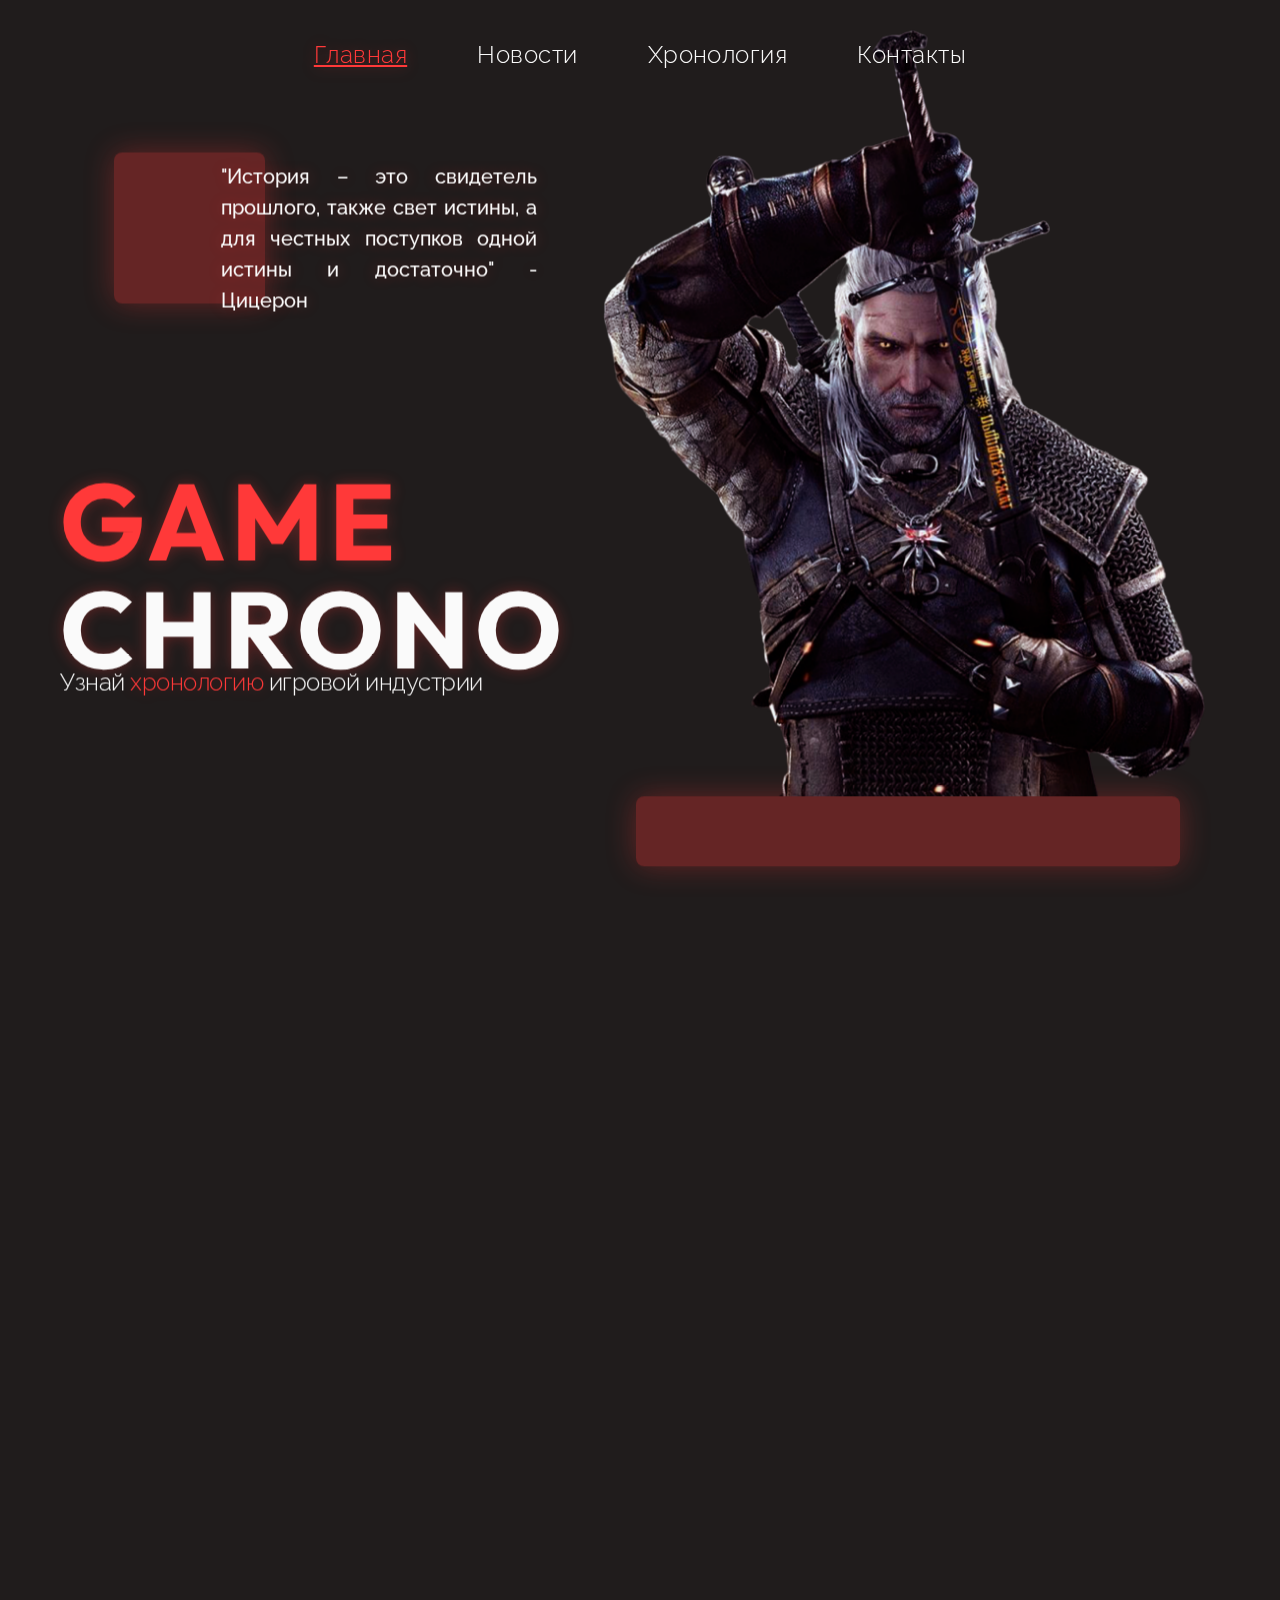
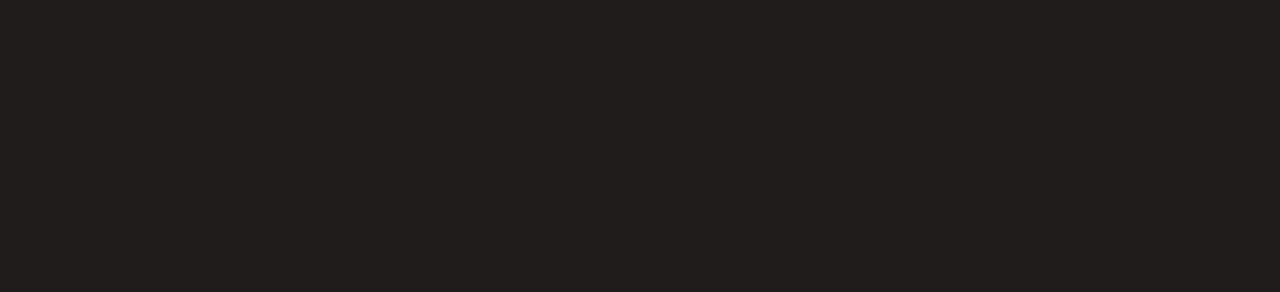
<file: index.html>
<!DOCTYPE html>
<html lang="en">
<head>
    <meta charset="UTF-8">
    <meta name="viewport" content="width=device-width, initial-scale=1.0">
    <link rel="shortcut icon" href="./assets/images/static/favicon.png" type="image/png">
    <link href="https://fonts.googleapis.com/css?family=Raleway:300,regular,500,600" rel="stylesheet" />
    <link href="https://fonts.googleapis.com/css?family=Outfit:700" rel="stylesheet" />
    <link rel="stylesheet" href="./assets/css/reset.css">
    <link rel="stylesheet" href="./assets/css/style.css">
    <link rel="stylesheet" href="./assets/css/header.css">
    <link rel="stylesheet" href="./assets/css/footer.css">
    <link rel="stylesheet" href="./assets/css/index-page/style.css">
    <title>GameChrono</title>
</head>
<body>
    <div class="wrapper">
        <div class="wrapper-content">
            <header class="header header--main-page">
                <div class="header__container container">
                    <div data-speed="0.8" style="height: 151px; width: 151px; top: 97px; left: 114px;" class="bg-deco"></div>
                    <nav class="header__navigation navigation">
                        <button type="button" class="header__menu-switcher menu-switcher" >
                            <img src="./assets/images/static/line.svg" alt class="menu-switcher__line">
                            <img src="./assets/images/static/line.svg" alt class="menu-switcher__line">
                            <img src="./assets/images/static/line.svg" alt class="menu-switcher__line">
                        </button>
                        <ul class="navigation__list">
                            <li class="navigation__item"><a href="./index.html" class="navigation__link navigation__link--active">Главная</a></li>
                            <li class="navigation__item"><a href="./news.html" class="navigation__link">Новости</a></li>
                            <li class="navigation__item"><a href="./chronology.html" class="navigation__link">Хронология</a></li>
                            <li class="navigation__item"><a href="./contacts.html" class="navigation__link">Контакты</a></li>
                        </ul>
                    </nav>
                    <section class="header__body">
                        <div data-speed="0.9" class="header__content">
                            <p class="header__text text">"История – это свидетель прошлого, также свет истины, а для честных поступков одной истины и достаточно" - Цицерон</p>
                            <div class="header__heading">
                                <h1 class="header__main-title"><span class="red-text">Game</span><br>Chrono</h1>
                                <p class="header__main-subtitle">Узнай <span class="red-text">хронологию</span> игровой индустрии</p>
                            </div>
                        </div>
                        <div data-speed="1.1" class="header__hero">
                            <div class="image-wrapper">
                                <img data-src="./assets/images/static/Hero.png" src="./assets/images/static/preloader.png" alt="Геральт из Ривии" class="image-wrapper__image preloader">
                            </div>
                        </div>
                    </section>
                </div>
            </header>
            <main class="last-news">
                <div class="last-news__container container">
                    <div data-speed="0.8" style="height: 251px; width: 151px; top: 260px; right: 474px;" class="bg-deco"></div>
                    <h2 class="last-news__title title-h2">Последние <span class="red-text">новости</span></h2>
                    <div class="last-news__body">
                        <div class="last-news__sample">
                            <ul class="last-news__list">
                                <li class="last-news__item"><a href="./article.html" class="last-news__link last-news__link--active">Игры нашего детства</a></li>
                                <li class="last-news__item"><a href="./article.html" class="last-news__link">Что нас ждёт в новом дополнении к Cyberpunk 2077?</a></li>
                                <li class="last-news__item"><a href="./article.html" class="last-news__link">Какой проект стал игрой года?</a></li>
                                <li class="last-news__item"><a href="./article.html" class="last-news__link">Интервью с создателем легендарной игры "Тетрис"</a></li>
                            </ul>
                            <a href="./news.html" class="last-news__button button">читать больше...</a>
                        </div>
                        <div class="last-news__cards-wrapper">
                            <a href="./article.html"  class="last-news__card mini-card">
                                <div class="mini-card__image image-wrapper">
                                    <img data-src="./assets/images/content/content.jpg" src="./assets/images/static/preloader.png" alt="Обложка новости" class="image-wrapper__image preloader">
                                </div>
                                <div class="mini-card__heading">
                                    <h3 class="mini-card__title news-card-title">Игры нашего детства</h3>
                                </div>
                            </a>
                            <a href="./article.html" class="last-news__card mini-card">
                                <div class="mini-card__image image-wrapper">
                                    <img data-src="./assets/images/content/content.jpg" src="./assets/images/static/preloader.png" alt="Обложка новости" class="image-wrapper__image preloader">
                                </div>
                                <div class="mini-card__heading">
                                    <h3 class="mini-card__title news-card-title" >Что нас ждёт в новом дополнении к Cyberpunk 2077?</h3>
                                </div>
                            </a>
                            <a href="./article.html" class="last-news__card mini-card">
                                <div class="mini-card__image image-wrapper">
                                    <img data-src="./assets/images/content/content.jpg" src="./assets/images/static/preloader.png" alt="Обложка новости" class="image-wrapper__image preloader">
                                </div>
                                <div class="mini-card__heading">
                                    <h3 class="mini-card__title news-card-title">Какой проект стал игрой года?</h3>
                                </div>
                            </a>
                            <a href="./article.html" class="last-news__card mini-card">
                                <div class="mini-card__image image-wrapper">
                                    <img data-src="./assets/images/content/content.jpg" src="./assets/images/static/preloader.png" alt="Обложка новости" class="image-wrapper__image preloader">
                                </div>
                                <div class="mini-card__heading">
                                    <h3 class="mini-card__title news-card-title">Интервью с создателем легендарной игры "Тетрис"</h3>
                                </div>
                            </a>
                        </div>
                    </div>
                </div>
            </main>
            <footer class="footer">
                <div class="footer__container container">
                    <nav class="footer__navigation navigation">
                        <ul class="navigation__list">
                            <li class="navigation__item"><a href="./index.html" class="navigation__link navigation__link--active">Главная</a></li>
                            <li class="navigation__item"><a href="./news.html" class="navigation__link">Новости</a></li>
                            <li class="navigation__item"><a href="./chronology.html" class="navigation__link">Хронология</a></li>
                            <li class="navigation__item"><a href="./contacts.html" class="navigation__link">Контакты</a></li>
                        </ul>
                    </nav>
                    <div class="footer__rights-reserved">
                        <p class="footer__right-reserved-text">
                            <span class="red-text">Game</span>Chrono<br>© Все права защищены
                        </p>
                    </div>
                    <div class="footer__contacts">
                        <p class="footer__contacts-text">
                            г. Город ул.Улица <br> д. дом ст. 5
                        </p>
                        <p class="footer__contacts-text">
                            example@mail.com
                        </p>
                    </div>
                </div>
            </footer>
        </div>
    </div>
    <script src="./assets/libs/gsap/gsap.min.js"></script>
    <script src="./assets/libs/gsap/ScrollTrigger.min.js"></script>
    <script src="./assets/libs/gsap/ScrollSmoother.min.js"></script>
    <script src="./assets/js/preloader.js"></script>
    <script src="./assets/js/index-gsap.js"></script>
    <script src="./assets/js/last-news.js"></script>
    <script src="./assets/js/menu-switcher.js"></script>
</body>
</html>
</file>
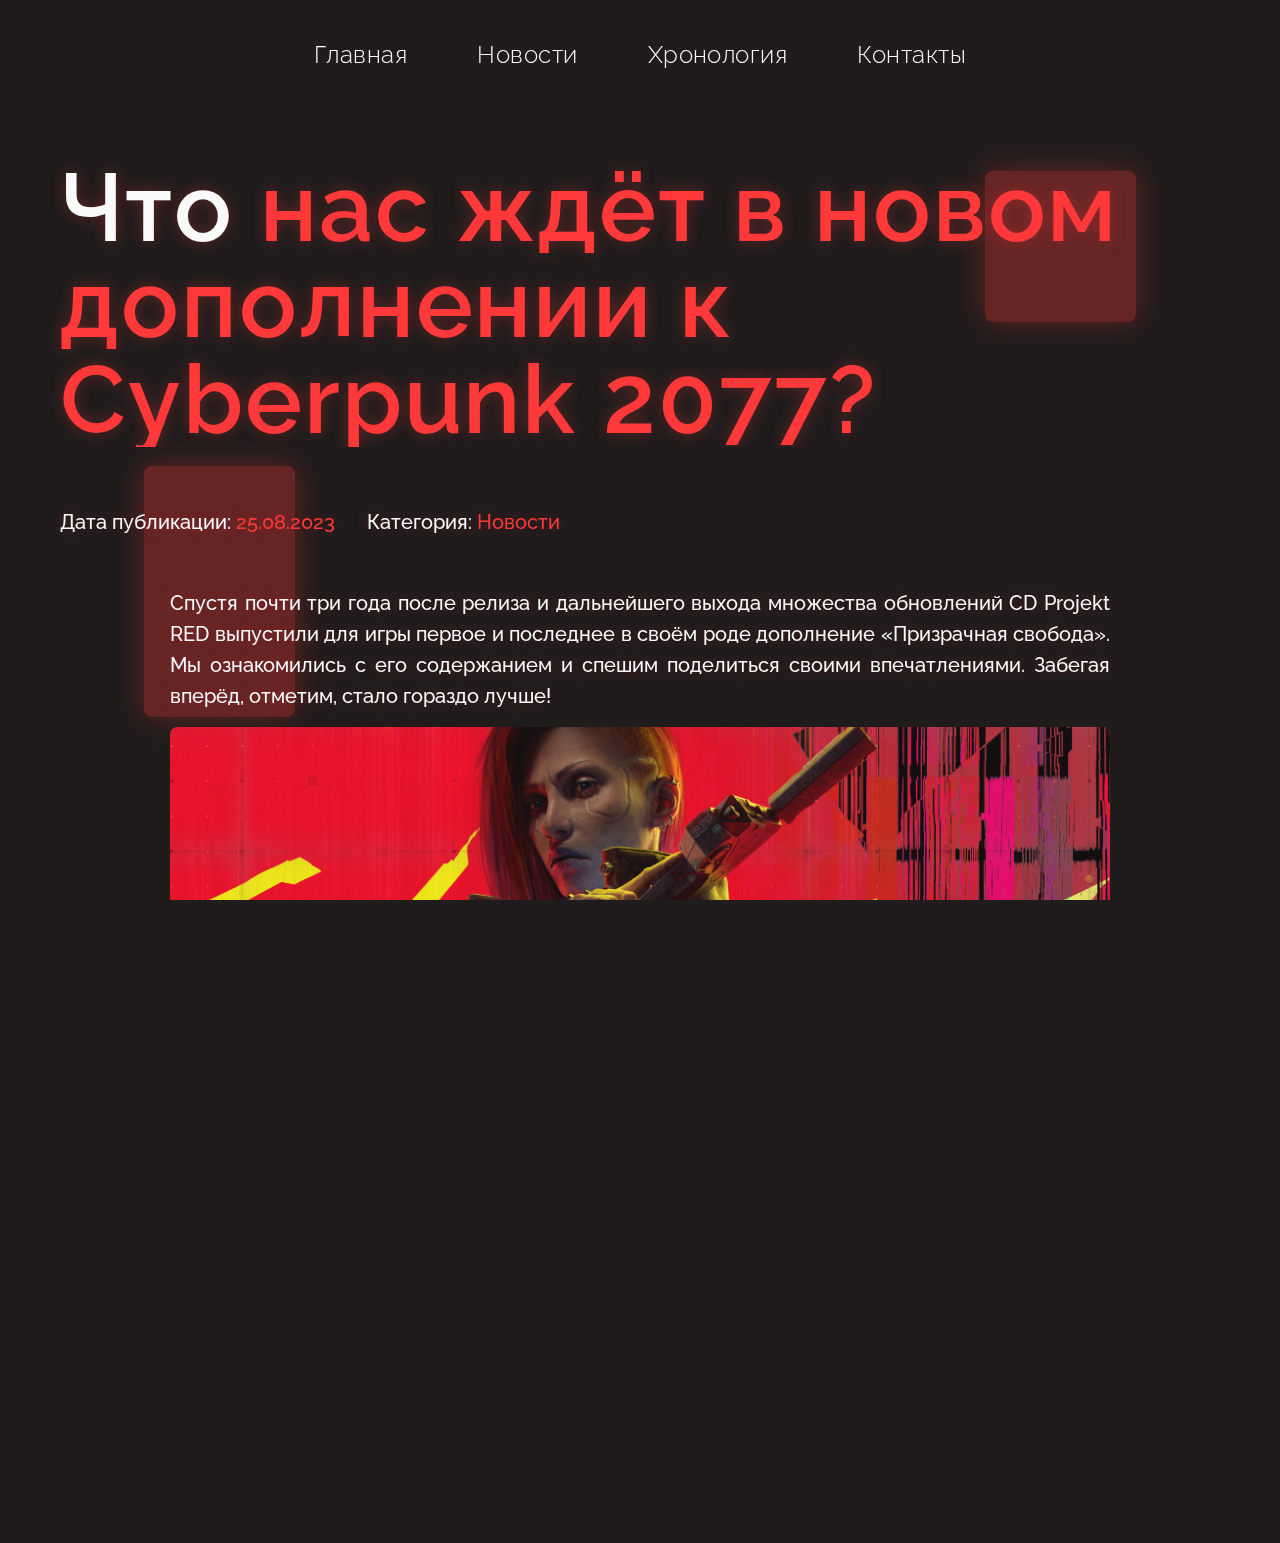
<file: article.html>
<!DOCTYPE html>
<html lang="ru">
<head>
    <meta charset="UTF-8">
    <meta name="viewport" content="width=device-width, initial-scale=1.0">
    <link rel="shortcut icon" href="./assets/images/static/favicon.png" type="image/png">
    <link href="https://fonts.googleapis.com/css?family=Raleway:300,regular,500,600" rel="stylesheet" />
    <link href="https://fonts.googleapis.com/css?family=Outfit:700" rel="stylesheet" />
    <link rel="stylesheet" href="./assets/css/reset.css">
    <link rel="stylesheet" href="./assets/css/style.css">
    <link rel="stylesheet" href="./assets/css/header.css">
    <link rel="stylesheet" href="./assets/css/footer.css">
    <link rel="stylesheet" href="./assets/css/article/article.css">
    <title>GameChrono</title>
</head>
<body>
    <div class="wrapper">
        <div class="wrapper-content">
            <header class="header">
                <div class="header__container container">
                    <nav class="header__navigation navigation">
                        <button type="button" class="header__menu-switcher menu-switcher" >
                            <img src="./assets/images/static/line.svg" alt class="menu-switcher__line"> 
                            <img src="./assets/images/static/line.svg" alt class="menu-switcher__line">
                            <img src="./assets/images/static/line.svg" alt class="menu-switcher__line">
                        </button>
                        <ul class="navigation__list">
                            <li class="navigation__item"><a href="./index.html" class="navigation__link">Главная</a></li>
                            <li class="navigation__item"><a href="./news.html" class="navigation__link">Новости</a></li>
                            <li class="navigation__item"><a href="./chronology.html" class="navigation__link">Хронология</a></li>
                            <li class="navigation__item"><a href="./contacts.html" class="navigation__link">Контакты</a></li>
                        </ul>
                    </nav>
                    <div class="header__body">
                        <div class="header__heading">
                            <h1 class="header__title title-h1">Что <span class="red-text">нас ждёт в новом дополнении к Cyberpunk 2077?</span></h1>
                        </div>

                    </div>
                </div>
            </header>
            <main class="article">
                <div data-speed="0.8" style="height: 151px; width: 151px; top: 120px; right: 144px;" class="bg-deco"></div>
                <div data-speed="0.6" style="height: 251px; width: 151px; top: 560px; left: 144px;" class="bg-deco"></div>
                <section class="article-info">
                    <div class="article-info__container container">
                        <p class="text">Дата публикации: <span class="red-text">25.08.2023</span></p>
                        <p class="text">Категория: <span class="red-text">Новости</span></p>
                    </div>
                </section>
                <section class="article-body">
                    <div class="article-body__container container">
                        <div class="article-body__body">
                            <p class="article-body__text text">Спустя почти три года после релиза и дальнейшего выхода множества обновлений CD Projekt RED выпустили для игры первое и последнее в своём роде дополнение «Призрачная свобода». Мы ознакомились с его содержанием и спешим поделиться своими впечатлениями. Забегая вперёд, отметим, стало гораздо лучше!</p>
                            <div class="article-body__image image-wrapper">
                                <img data-src="./assets/images/content/content.jpg" src="./assets/images/static/preloader.png" alt="Фото статьи" class="image-wrapper__image preloader">
                            </div>
                            <p class="article-body__text text">Начнём, пожалуй, с самого важного. Cyberpunk 2077 — теперь другая игра. Да, мы не утрируем. После выхода обновления «2.0» испытываемые эмоции от происходящего стали намного краше. Разработчики умело переработали множество механик и «выкатили» крайне удачную сборку, которая даже знакомых с сюжетом игроков снова притянет к экранам.</p>
                        </div>
                    </div>
                </section>
            </main>
            <footer class="footer">
                <div class="footer__container container">
                    <nav class="footer__navigation navigation">
                        <ul class="navigation__list">
                            <li class="navigation__item"><a href="./index.html" class="navigation__link">Главная</a></li>
                            <li class="navigation__item"><a href="./news.html" class="navigation__link">Новости</a></li>
                            <li class="navigation__item"><a href="./chronology.html" class="navigation__link">Хронология</a></li>
                            <li class="navigation__item"><a href="./contacts.html" class="navigation__link">Контакты</a></li>
                        </ul>
                    </nav>
                    <div class="footer__rights-reserved">
                        <p class="footer__right-reserved-text">
                            <span class="red-text">Game</span>Chrono<br>© Все права защищены
                        </p>
                    </div>
                    <div class="footer__contacts">
                        <p class="footer__contacts-text">
                            г. Город ул.Улица <br> д. дом ст. 5
                        </p>
                        <p class="footer__contacts-text">
                            example@mail.com
                        </p>
                    </div>
                </div>
            </footer>
        </div>
    </div>
    <script src="./assets/libs/gsap/gsap.min.js"></script>
    <script src="./assets/libs/gsap/ScrollTrigger.min.js"></script>
    <script src="./assets/libs/gsap/ScrollSmoother.min.js"></script>
    <script src="./assets/js/preloader.js"></script>

    <script src="./assets/js/news-gsap.js"></script>
    <script src="./assets/js/menu-switcher.js"></script>
</body>
</html>
</file>
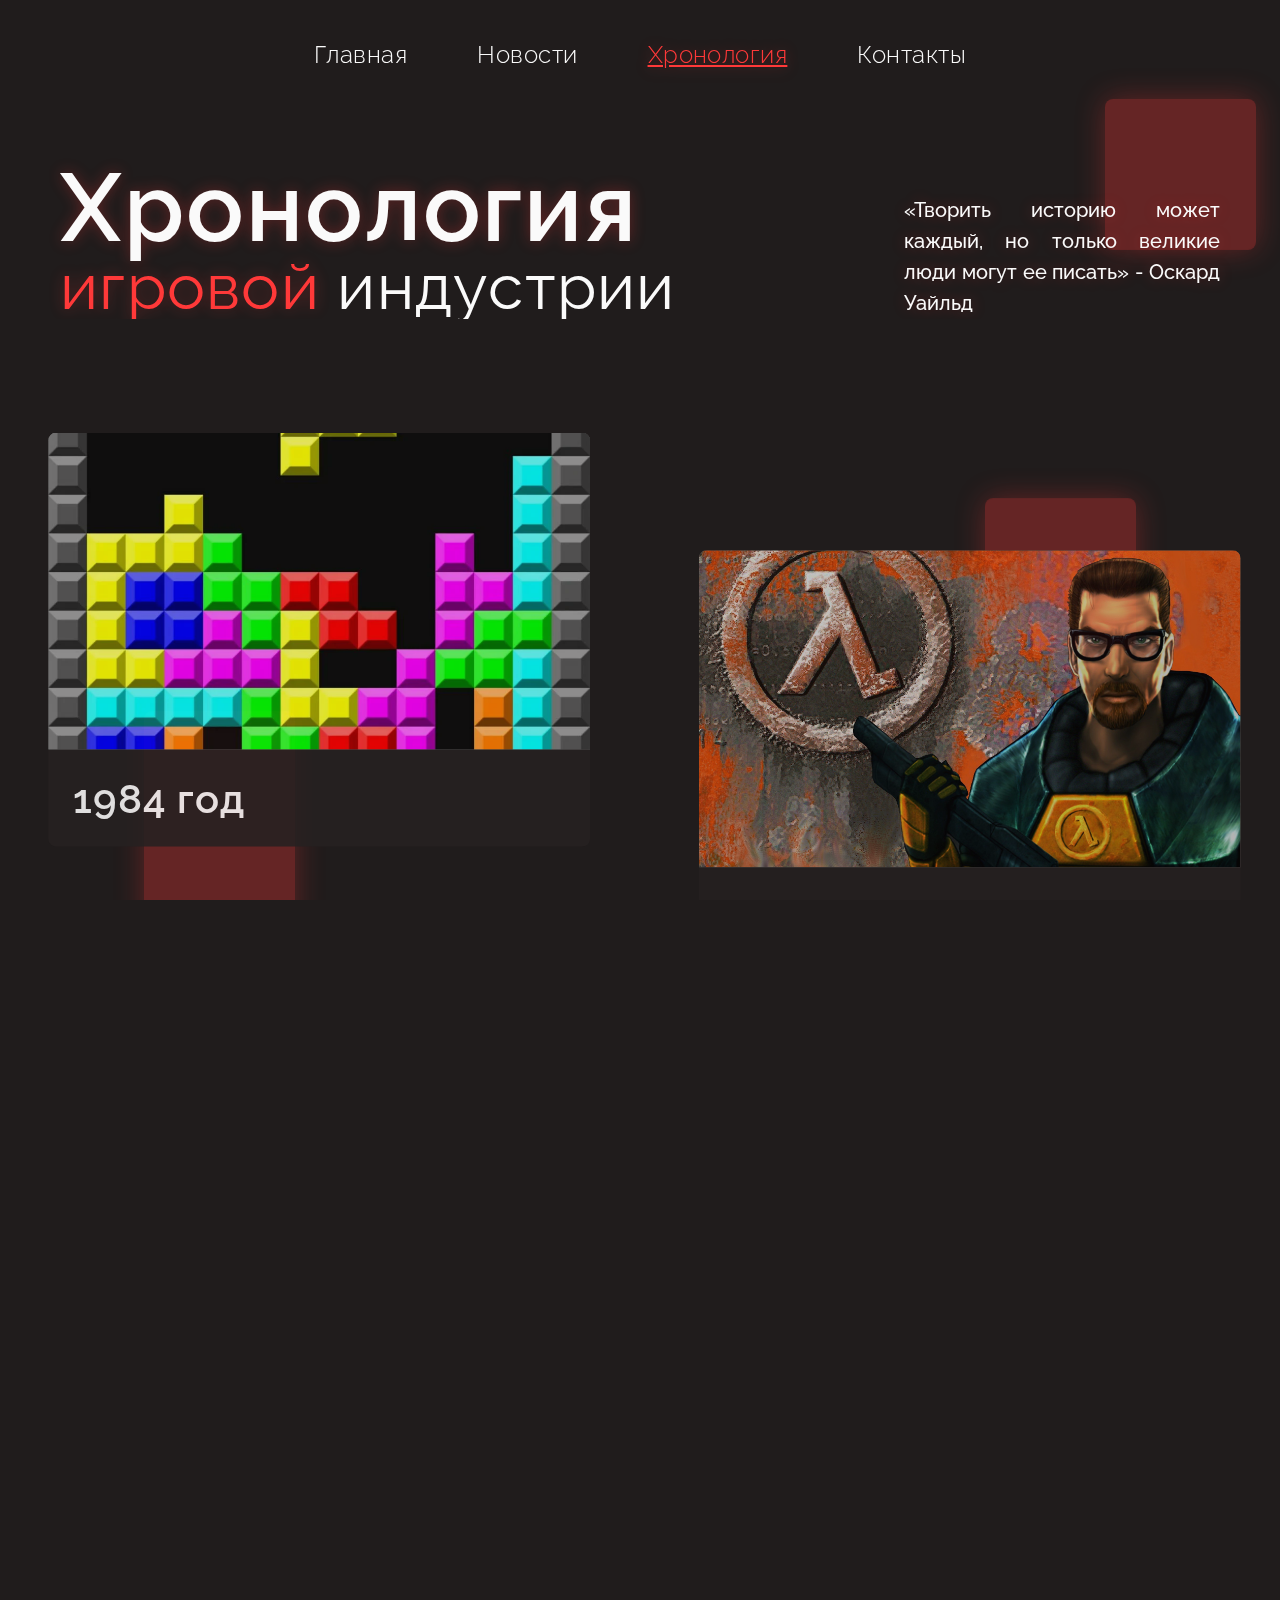
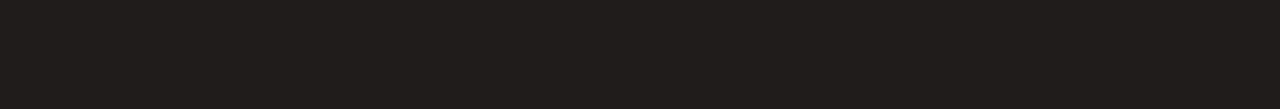
<file: chronology.html>
<!DOCTYPE html>
<html lang="en">
<head>
    <meta charset="UTF-8">
    <meta name="viewport" content="width=device-width, initial-scale=1.0">
    <link rel="shortcut icon" href="./assets/images/static/favicon.png" type="image/png">
    <link href="https://fonts.googleapis.com/css?family=Raleway:300,regular,500,600" rel="stylesheet" />
    <link href="https://fonts.googleapis.com/css?family=Outfit:700" rel="stylesheet" />
    <link rel="stylesheet" href="./assets/css/reset.css">
    <link rel="stylesheet" href="./assets/css/style.css">
    <link rel="stylesheet" href="./assets/css/header.css">
    <link rel="stylesheet" href="./assets/css/footer.css">
    <link rel="stylesheet" href="./assets/css/chronology/style.css">
    <title>GameChrono</title>
</head>
<body>
    <div class="wrapper">
        <div class="wrapper-content">
            <header class="header">
                <div class="header__container container">
                    <div data-speed="0.8" style="height: 151px; width: 151px; top: 30px; right: 24px;" class="bg-deco"></div>
                    <nav class="header__navigation navigation">
                        <button type="button" class="header__menu-switcher menu-switcher" >
                            <img src="./assets/images/static/line.svg" alt class="menu-switcher__line">
                            <img src="./assets/images/static/line.svg" alt class="menu-switcher__line">
                            <img src="./assets/images/static/line.svg" alt class="menu-switcher__line">
                        </button>
                        <ul class="navigation__list">
                            <li class="navigation__item"><a href="./index.html" class="navigation__link">Главная</a></li>
                            <li class="navigation__item"><a href="./news.html" class="navigation__link">Новости</a></li>
                            <li class="navigation__item"><a href="./chronology.html" class="navigation__link navigation__link--active">Хронология</a></li>
                            <li class="navigation__item"><a href="./contacts.html" class="navigation__link">Контакты</a></li>
                        </ul>
                    </nav>
                    <div class="header__body">
                        <div class="header__heading">
                            <h1 class="header__title title-h1">Хронология</h1>
                            <p class="header__subtitle subtitle"><span class="red-text">игровой</span> индустрии</p>
                        </div>
                        <p style="align-self: flex-end;" class="header__text text">«Творить историю может каждый, но только великие люди могут ее писать» - Оскард Уайльд</p>

                    </div>
                </div>
            </header>
            <main class="chronology">
                <div class="chronology__container container" style="position: relative;">
                    <div data-speed="0.8" style="height: 151px; width: 151px; top: 120px; right: 144px;" class="bg-deco"></div>
                    <div data-speed="0.6" style="height: 251px; width: 151px; top: 560px; left: 144px;" class="bg-deco"></div>
                    <div data-speed="0.9" style="height: 151px; width: 151px; bottom: 260px; right: 0;" class="bg-deco"></div>
                    <div class="chronology__row">
                        <a href="./article.html"   class="chronology__chrono-card chrono-card">
                            <div class="chrono-card__image image-wrapper">
                                <img data-src="./assets/images/content/tetris.png" src="./assets/images/static/preloader.png" alt="Обложка" class="image-wrapper__image preloader">
                            </div>
                            <div class="chrono-card__content">
                                <h2 class="chrono-card__title">1984 год</h2>
                            </div>
                        </a>
                        <a href="./article.html" class="chronology__chrono-card chrono-card">
                            <div class="chrono-card__image image-wrapper">
                                <img data-src="./assets/images/content/half-life.jpeg" src="./assets/images/static/preloader.png" alt="Обложка" class="image-wrapper__image preloader">
                            </div>
                            <div class="chrono-card__content">
                                <h2 class="chrono-card__title">1998 год</h2>
                            </div>
                        </a>
                    </div>
                    <div class="chronology__row">
                        <a href="./article.html" class="chronology__chrono-card chrono-card">
                            <div class="chrono-card__image image-wrapper">
                                <img data-src="./assets/images/content/dota.jpeg" src="./assets/images/static/preloader.png" alt="Обложка" class="image-wrapper__image preloader">
                            </div>
                            <div class="chrono-card__content">
                                <h2 class="chrono-card__title">2013 год</h2>
                            </div>
                        </a>
                        <a href="./article.html" class="chronology__chrono-card chrono-card">
                            <div class="chrono-card__image image-wrapper">
                                <img data-src="./assets/images/content/content.jpg" src="./assets/images/static/preloader.png" alt="Обложка" class="image-wrapper__image preloader">
                            </div>
                            <div class="chrono-card__content">
                                <h2 class="chrono-card__title">2023 год</h2>
                            </div>
                        </a>
                    </div>
                </div>
            </main>
            <footer class="footer">
                <div class="footer__container container">
                    <nav class="footer__navigation navigation">
                        <ul class="navigation__list">
                            <li class="navigation__item"><a href="./index.html" class="navigation__link">Главная</a></li>
                            <li class="navigation__item"><a href="./news.html" class="navigation__link">Новости</a></li>
                            <li class="navigation__item"><a href="./chronology.html" class="navigation__link navigation__link--active">Хронология</a></li>
                            <li class="navigation__item"><a href="./contacts.html" class="navigation__link">Контакты</a></li>
                        </ul>
                    </nav>
                    <div class="footer__rights-reserved">
                        <p class="footer__right-reserved-text">
                            <span class="red-text">Game</span>Chrono<br>© Все права защищены
                        </p>
                    </div>
                    <div class="footer__contacts">
                        <p class="footer__contacts-text">
                            г. Город ул.Улица <br> д. дом ст. 5
                        </p>
                        <p class="footer__contacts-text">
                            example@mail.com
                        </p>
                    </div>
                </div>
            </footer>
        </div>
    </div>
    <script src="./assets/libs/gsap/gsap.min.js"></script>
    <script src="./assets/libs/gsap/ScrollTrigger.min.js"></script>
    <script src="./assets/libs/gsap/ScrollSmoother.min.js"></script>
    <script src="./assets/js/preloader.js"></script>

    <script src="./assets/js/chronology-gsap.js"></script>
    <script src="./assets/js/menu-switcher.js"></script>
</body>
</html>
</file>
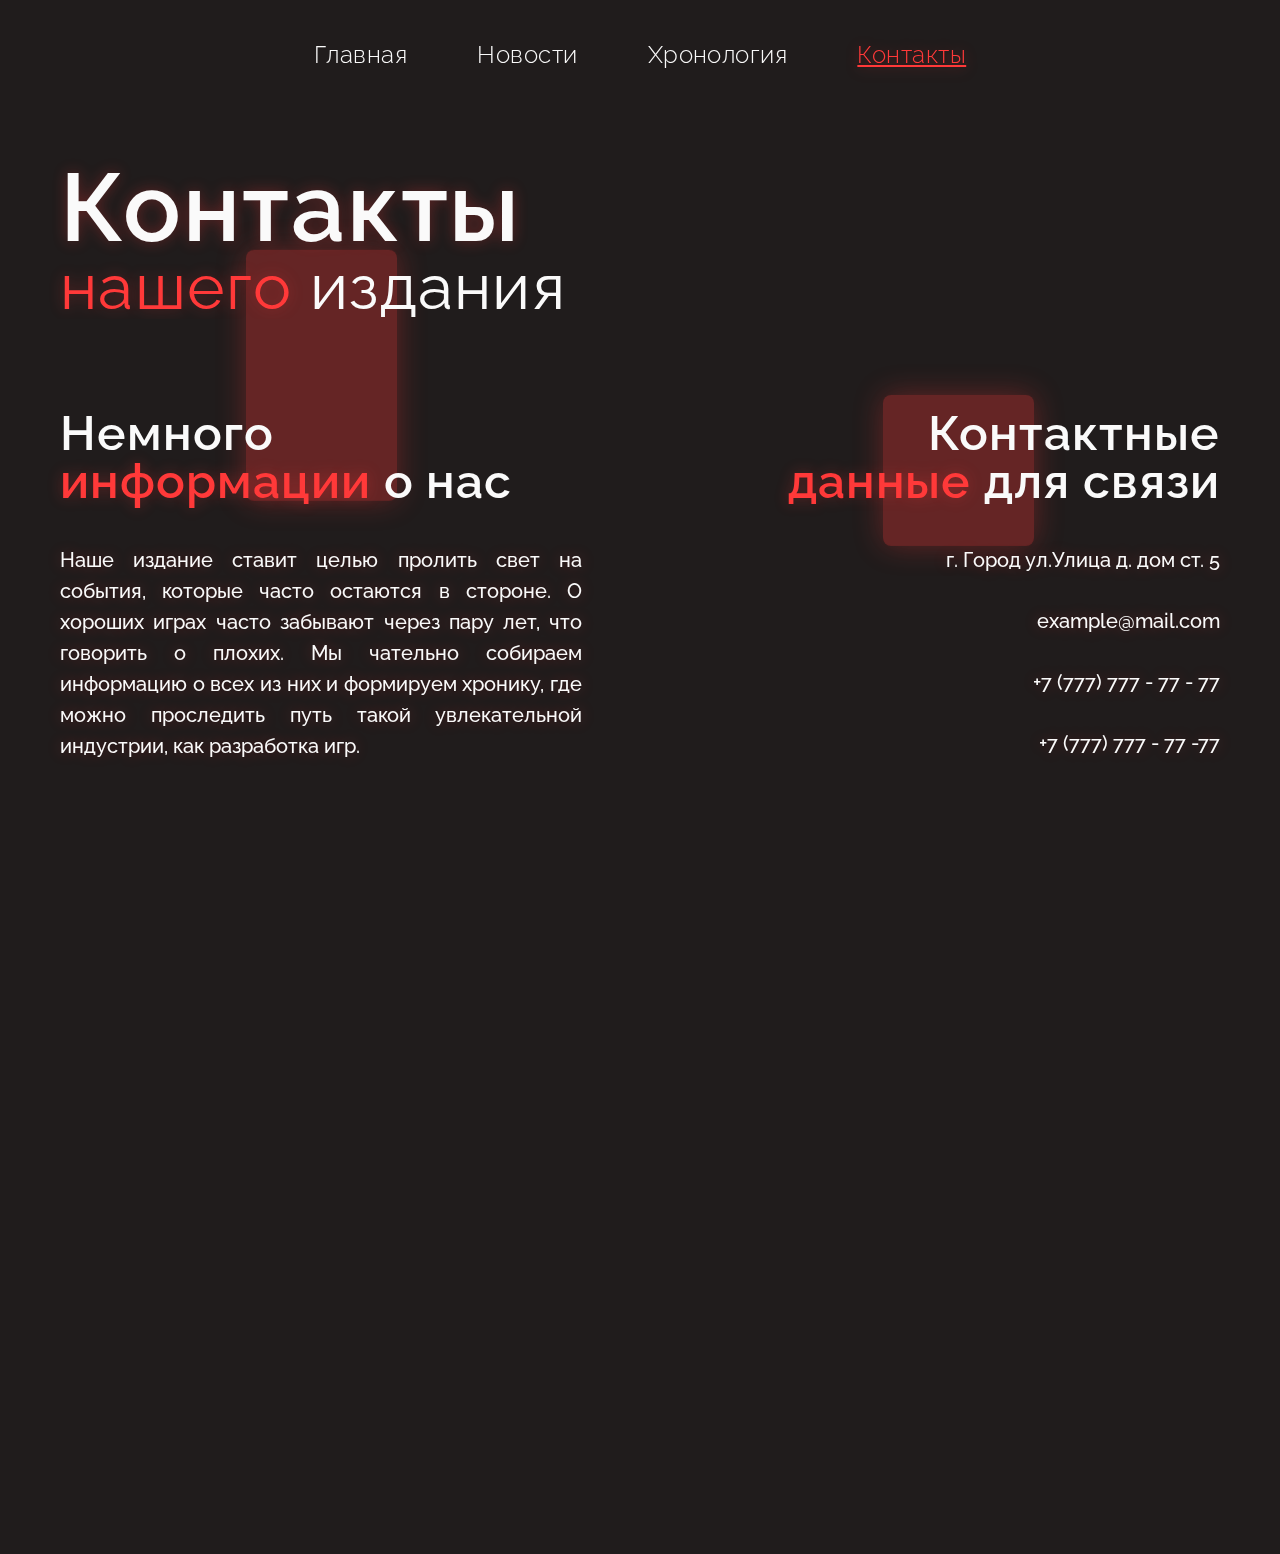
<file: contacts.html>
<!DOCTYPE html>
<html lang="en">
<head>
    <meta charset="UTF-8">
    <meta name="viewport" content="width=device-width, initial-scale=1.0">
    <link rel="shortcut icon" href="./assets/images/static/favicon.png" type="image/png">
    <link href="https://fonts.googleapis.com/css?family=Raleway:300,regular,500,600" rel="stylesheet" />
    <link href="https://fonts.googleapis.com/css?family=Outfit:700" rel="stylesheet" />
    <link rel="stylesheet" href="./assets/css/reset.css">
    <link rel="stylesheet" href="./assets/css/style.css">
    <link rel="stylesheet" href="./assets/css/header.css">
    <link rel="stylesheet" href="./assets/css/footer.css">
    <link rel="stylesheet" href="./assets/css/contacts/style.css">
    <title>GameChrono</title>
</head>
<body>
    <div class="wrapper">
        <div class="wrapper-content">
            <header class="header">
                <div class="header__container container">
                    <nav class="header__navigation navigation">
                        <button type="button" class="header__menu-switcher menu-switcher" >
                            <img src="./assets/images/static/line.svg" alt class="menu-switcher__line">
                            <img src="./assets/images/static/line.svg" alt class="menu-switcher__line">
                            <img src="./assets/images/static/line.svg" alt class="menu-switcher__line">
                        </button>
                        <ul class="navigation__list">
                            <li class="navigation__item"><a href="./index.html" class="navigation__link">Главная</a></li>
                            <li class="navigation__item"><a href="./news.html" class="navigation__link">Новости</a></li>
                            <li class="navigation__item"><a href="./chronology.html" class="navigation__link">Хронология</a></li>
                            <li class="navigation__item"><a href="./contacts.html" class="navigation__link navigation__link--active">Контакты</a></li>
                        </ul>
                    </nav>
                    <div class="header__body">
                        <div class="header__heading">
                            <h1 class="header__title title-h1">Контакты</h1>
                            <p class="header__subtitle subtitle"><span class="red-text">нашего</span> издания</p>
                        </div>
                    </div>
                </div>
            </header>
            <main class="contacts">
                <section class="contacts-information">
                    <div class="contacts-information__container container">
                        <div data-speed="0.8" style="height: 151px; width: 151px; top: 400px; right: 246px;" class="bg-deco"></div>
                        <div data-speed="0.6" style="height: 251px; width: 151px; top: 200px; left: 246px;" class="bg-deco"></div>
                        <section class="about-us">
                            <h2 class="about-us__title title-h2">Немного <br> <span class="red-text">информации</span> о нас</h2>
                            <p class="about-us__p text">Наше издание ставит целью пролить свет на события, которые часто остаются в стороне. О хороших играх часто забывают через пару лет, что говорить о плохих. Мы чательно собираем информацию о всех из них и формируем хронику, где можно проследить путь такой увлекательной индустрии, как разработка игр.</p>
                        </section>
                        <section class="contact-data">
                            <h2 class="contact-data__title title-h2">Контактные <br> <span class="red-text">данные</span> для связи</h2>
                            <div class="contact-data__list">
                                <li class="contact-data__li text">г. Город ул.Улица д. дом ст. 5 </li>
                                <li class="contact-data__li text">example@mail.com </li>
                                <li class="contact-data__li text">+7 (777) 777 - 77 - 77</li>
                                <li class="contact-data__li text">+7 (777) 777 - 77 -77</li>
                            </div>
                        </section>
                    </div>
                </section>
                <section class="contacts-form">
                    <div class="contacts-form__container container">
                        <h2 class="contacts-form__title title-h2">Свяжитесь с <span class="red-text">нами</span></h2>
                        <form action="POST" class="contacts-form__form form">
                            <div class="form__personal-inputs">
                                <input type="name" placeholder="Ваше имя" name="name" class="form__personal-input">
                                <input type="email" placeholder="Ваш e-mail" name="email" class="form__personal-input">
                            </div>
                            <textarea name="message" placeholder="Ваше обращение" id="" class="form__message"></textarea>
                        </form>
                        <button class="contacts-form__button button" type="submit">отправить</button>
                    </div>
                </section>
            </main>
            <footer class="footer">
                <div class="footer__container container">
                    <nav class="footer__navigation navigation">
                        <ul class="navigation__list">
                            <li class="navigation__item"><a href="./index.html" class="navigation__link">Главная</a></li>
                            <li class="navigation__item"><a href="./news.html" class="navigation__link">Новости</a></li>
                            <li class="navigation__item"><a href="./chronology.html" class="navigation__link ">Хронология</a></li>
                            <li class="navigation__item"><a href="./contacts.html" class="navigation__link navigation__link--active">Контакты</a></li>
                        </ul>
                    </nav>
                    <div class="footer__rights-reserved">
                        <p class="footer__right-reserved-text">
                            <span class="red-text">Game</span>Chrono<br>© Все права защищены
                        </p>
                    </div>
                    <div class="footer__contacts">
                        <p class="footer__contacts-text">
                            г. Город ул.Улица <br> д. дом ст. 5
                        </p>
                        <p class="footer__contacts-text">
                            example@mail.com
                        </p>
                    </div>
                </div>
            </footer>
        </div>
    </div>
    <script src="./assets/libs/gsap/gsap.min.js"></script>
    <script src="./assets/libs/gsap/ScrollTrigger.min.js"></script>
    <script src="./assets/libs/gsap/ScrollSmoother.min.js"></script>
    <script src="./assets/js/contacts-gsap.js"></script>
    <script src="./assets/js/menu-switcher.js"></script>
</body>
</html>
</file>
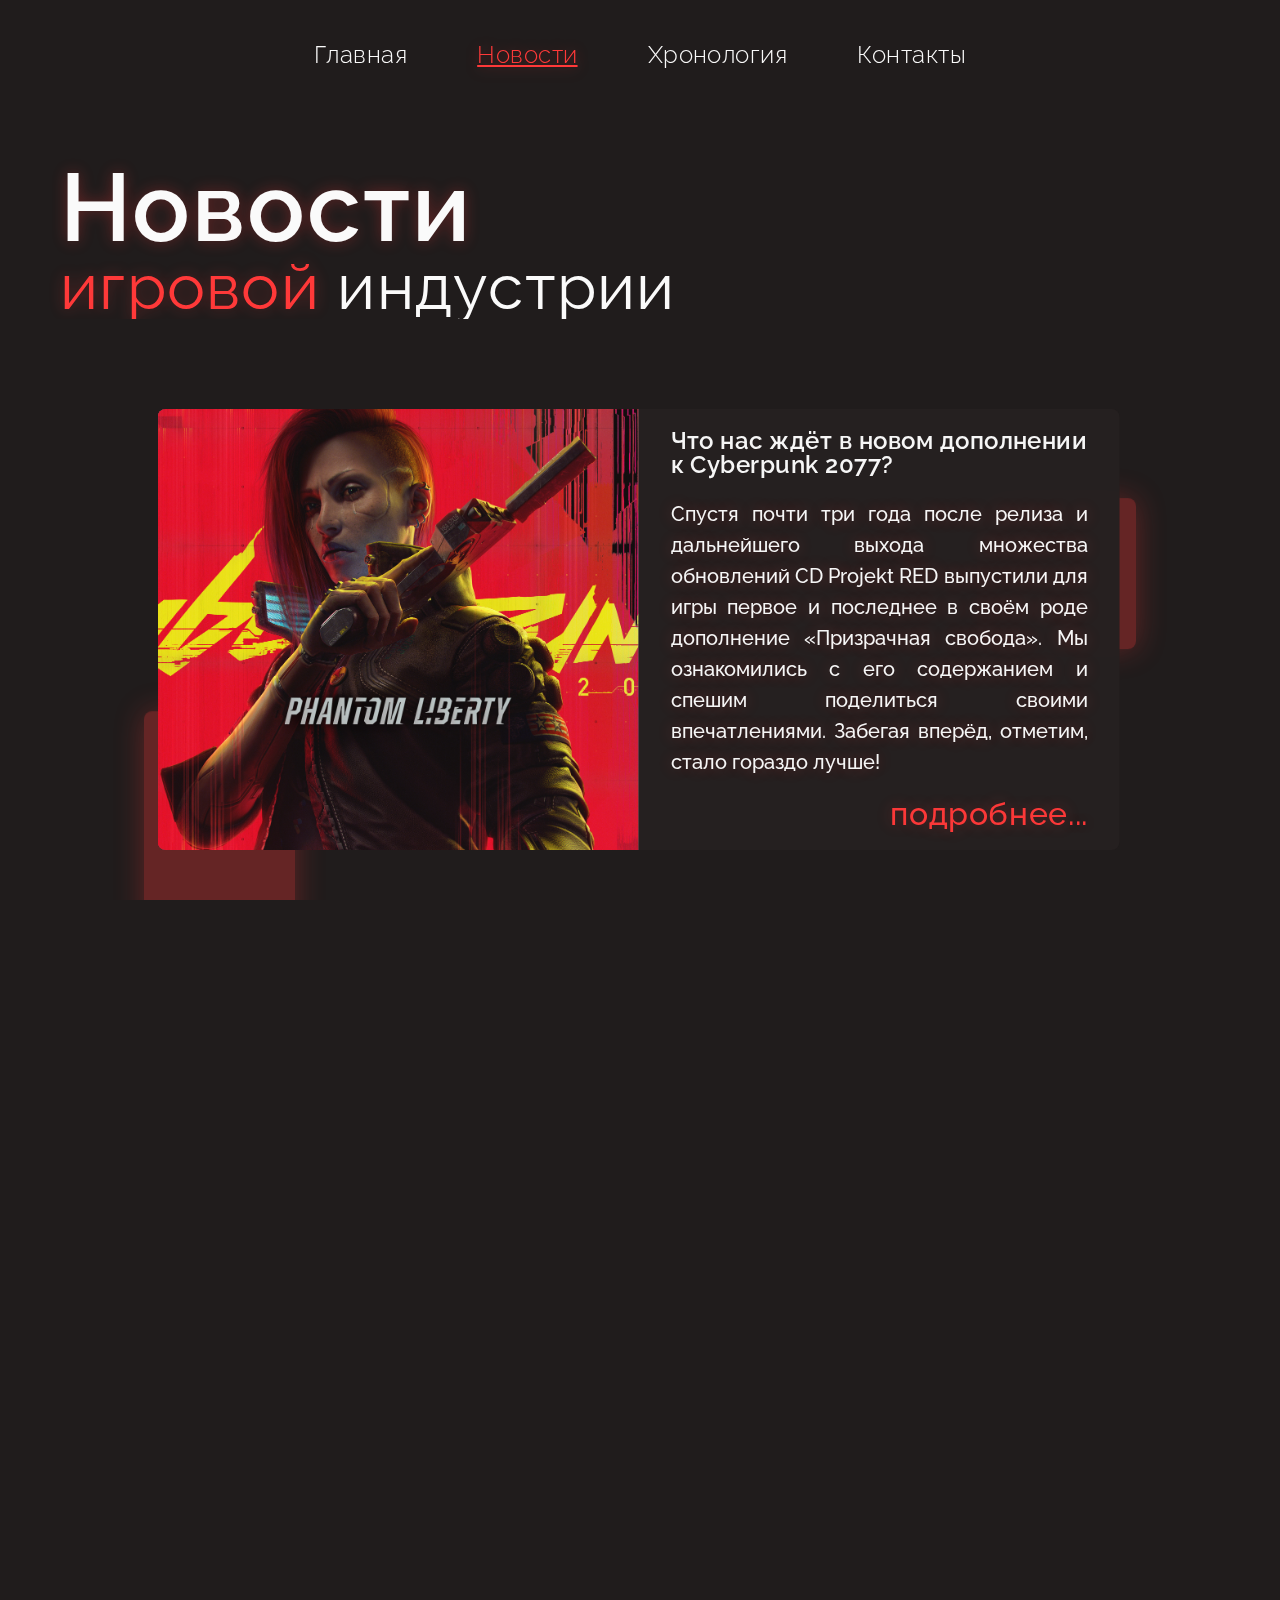
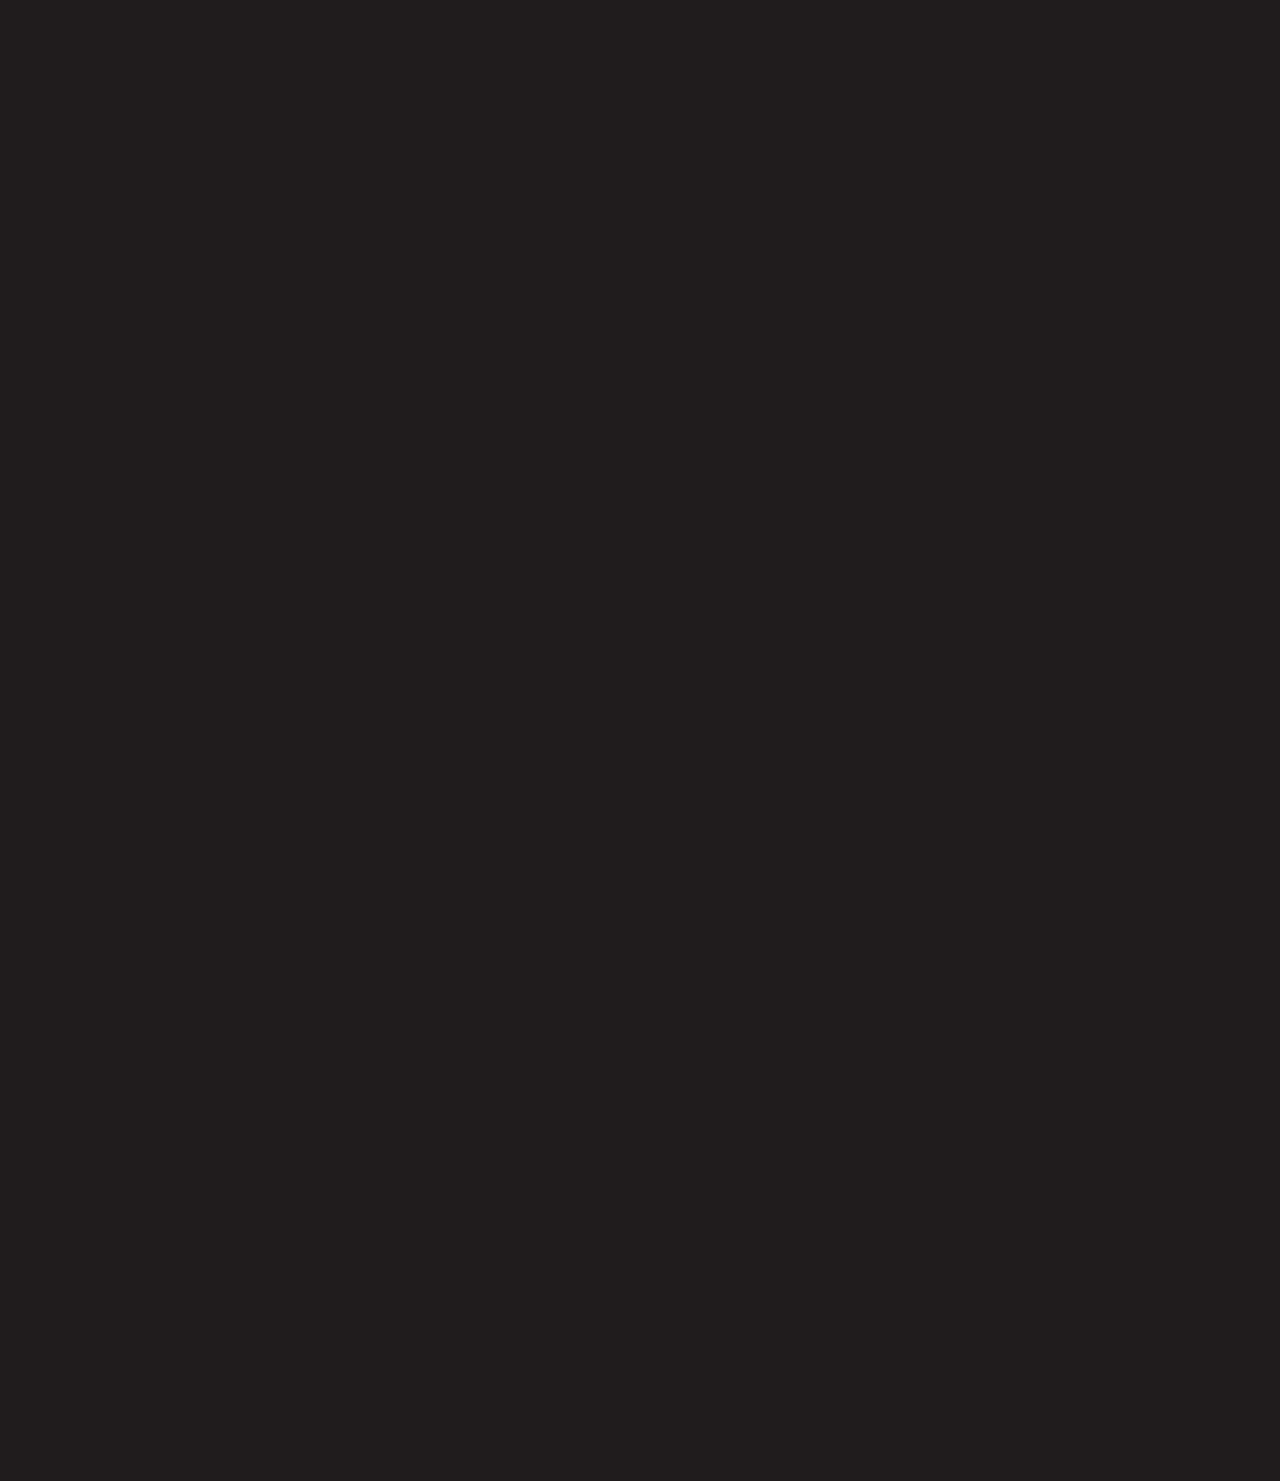
<file: news.html>
<!DOCTYPE html>
<html lang="en">
<head>
    <meta charset="UTF-8">
    <meta name="viewport" content="width=device-width, initial-scale=1.0">
    <link rel="shortcut icon" href="./assets/images/static/favicon.png" type="image/png">
    <link href="https://fonts.googleapis.com/css?family=Raleway:300,regular,500,600" rel="stylesheet" />
    <link href="https://fonts.googleapis.com/css?family=Outfit:700" rel="stylesheet" />
    <link rel="stylesheet" href="./assets/css/reset.css">
    <link rel="stylesheet" href="./assets/css/style.css">
    <link rel="stylesheet" href="./assets/css/header.css">
    <link rel="stylesheet" href="./assets/css/footer.css">
    <link rel="stylesheet" href="./assets/css/news/style.css">
    <title>GameChrono</title>
</head>
<body>
    <div class="wrapper">
        <div class="wrapper-content">
            <header class="header">
                <div class="header__container container">
                    <nav class="header__navigation navigation">
                        <button type="button" class="header__menu-switcher menu-switcher" >
                            <img src="./assets/images/static/line.svg" alt class="menu-switcher__line">
                            <img src="./assets/images/static/line.svg" alt class="menu-switcher__line">
                            <img src="./assets/images/static/line.svg" alt class="menu-switcher__line">
                        </button>
                        <ul class="navigation__list">
                            <li class="navigation__item"><a href="./index.html" class="navigation__link">Главная</a></li>
                            <li class="navigation__item"><a href="./news.html" class="navigation__link navigation__link--active">Новости</a></li>
                            <li class="navigation__item"><a href="./chronology.html" class="navigation__link">Хронология</a></li>
                            <li class="navigation__item"><a href="./contacts.html" class="navigation__link">Контакты</a></li>
                        </ul>
                    </nav>
                    <div class="header__body">
                        <div class="header__heading">
                            <h1 class="header__title title-h1">Новости</h1>
                            <p class="header__subtitle subtitle"><span class="red-text">игровой</span> индустрии</p>
                        </div>
                    </div>
                </div>
            </header>
            <main class="news">
                <div class="news__container container" style="position: relative;">
                    <div class="news__body">
                        <div data-speed="0.8" style="height: 151px; width: 151px; top: 120px; right: 144px;" class="bg-deco"></div>
                        <div data-speed="0.6" style="height: 251px; width: 151px; top: 560px; left: 144px;" class="bg-deco"></div>
                        <div data-speed="0.9" style="height: 151px; width: 151px; bottom: 360px; left: 0;" class="bg-deco"></div>
                        <div data-speed="0.7" style="height: 151px; width: 251px; top: 1300px; right: 100px;" class="bg-deco"></div>
                        
                        <article class="news__news-card news-card">
                            <div class="news-card__image image-wrapper">
                                <img data-src="./assets/images/content/content.jpg" src="./assets/images/static/preloader.png" alt="Обложка статьи" class="image-wrapper__image preloader">
                            </div>
                            <div class="news-card__content">
                                <h3 class="news-card__title title-h3">Что нас ждёт в новом дополнении к Cyberpunk 2077?</h3>
                                <p class="news-card__p text">Спустя почти три года после релиза и дальнейшего выхода множества обновлений CD Projekt RED выпустили для игры первое и последнее в своём роде дополнение «Призрачная свобода». Мы ознакомились с его содержанием и спешим поделиться своими впечатлениями. Забегая вперёд, отметим, стало гораздо лучше!</p>
                                <a href="./article.html" class="news-card__button button">подробнее...</a>
                            </div>
                        </article>
                        <article class="news__news-card news-card">
                            <div class="news-card__image image-wrapper">
                                <img data-src="./assets/images/content/content.jpg" src="./assets/images/static/preloader.png" alt="Обложка статьи" class="image-wrapper__image preloader">
                            </div>
                            <div class="news-card__content">
                                <h3 class="news-card__title title-h3">Заголовок новости</h3>
                                <p class="news-card__p text">Lorem ipsum dolor sit amet, consectetur adipiscing elit. Fusce dapibus malesuada massa, ac posuere tellus facilisis a. Etiam eget viverra augue, ut rhoncus lacus. Pellentesque consectetur magna in urna congue lobortis.</p>
                                <a href="./article.html" class="news-card__button button">подробнее...</a>
                            </div>
                        </article>
                        <article class="news__news-card news-card">
                            <div class="news-card__image image-wrapper">
                                <img data-src="./assets/images/content/content.jpg" src="./assets/images/static/preloader.png" alt="Обложка статьи" class="image-wrapper__image preloader">
                            </div>
                            <div class="news-card__content">
                                <h3 class="news-card__title title-h3">Заголовок новости</h3>
                                <p class="news-card__p text">Lorem ipsum dolor sit amet, consectetur adipiscing elit. Fusce dapibus malesuada massa, ac posuere tellus facilisis a. Etiam eget viverra augue, ut rhoncus lacus. Pellentesque consectetur magna in urna congue lobortis.</p>
                                <a href="./article.html" class="news-card__button button">подробнее...</a>
                            </div>
                        </article>
                        <article class="news__news-card news-card">
                            <div class="news-card__image image-wrapper">
                                <img data-src="./assets/images/content/content.jpg" src="./assets/images/static/preloader.png" alt="Обложка статьи" class="image-wrapper__image preloader">
                            </div>
                            <div class="news-card__content">
                                <h3 class="news-card__title title-h3">Заголовок новости</h3>
                                <p class="news-card__p text">Lorem ipsum dolor sit amet, consectetur adipiscing elit. Fusce dapibus malesuada massa, ac posuere tellus facilisis a. Etiam eget viverra augue, ut rhoncus lacus. Pellentesque consectetur magna in urna congue lobortis.</p>
                                <a href="./article.html" class="news-card__button button">подробнее...</a>
                            </div>
                        </article>
                        <article class="news__news-card news-card">
                            <div class="news-card__image image-wrapper">
                                <img data-src="./assets/images/content/content.jpg" src="./assets/images/static/preloader.png" alt="Обложка статьи" class="image-wrapper__image preloader">
                            </div>
                            <div class="news-card__content">
                                <h3 class="news-card__title title-h3">Заголовок новости</h3>
                                <p class="news-card__p text">Lorem ipsum dolor sit amet, consectetur adipiscing elit. Fusce dapibus malesuada massa, ac posuere tellus facilisis a. Etiam eget viverra augue, ut rhoncus lacus. Pellentesque consectetur magna in urna congue lobortis.</p>
                                <a href="./article.html" class="news-card__button button">подробнее...</a>
                            </div>
                        </article>
                    </div>
                </div>
            </main>
            <footer class="footer">
                <div class="footer__container container">
                    <nav class="footer__navigation navigation">
                        <ul class="navigation__list">
                            <li class="navigation__item"><a href="./index.html" class="navigation__link">Главная</a></li>
                            <li class="navigation__item"><a href="./news.html" class="navigation__link navigation__link--active">Новости</a></li>
                            <li class="navigation__item"><a href="./chronology.html" class="navigation__link">Хронология</a></li>
                            <li class="navigation__item"><a href="./contacts.html" class="navigation__link">Контакты</a></li>
                        </ul>
                    </nav>
                    <div class="footer__rights-reserved">
                        <p class="footer__right-reserved-text">
                            <span class="red-text">Game</span>Chrono<br>© Все права защищены
                        </p>
                    </div>
                    <div class="footer__contacts">
                        <p class="footer__contacts-text">
                            г. Город ул.Улица <br> д. дом ст. 5
                        </p>
                        <p class="footer__contacts-text">
                            example@mail.com
                        </p>
                    </div>
                </div>
            </footer>
        </div>
    </div>
    <script src="./assets/libs/gsap/gsap.min.js"></script>
    <script src="./assets/libs/gsap/ScrollTrigger.min.js"></script>
    <script src="./assets/libs/gsap/ScrollSmoother.min.js"></script>
    <script src="./assets/js/preloader.js"></script>
    <script src="./assets/js/news-gsap.js"></script>
    <script src="./assets/js/menu-switcher.js"></script>
</body>
</html>
</file>
<file: assets/css/style.css>
body {
  background-color: #201C1C;
  color: #FAFAFA;
  font-family: "Raleway";
  overflow-x: hidden;
}

.wrapper-content {
  display: flex;
  flex-direction: column;
  min-height: 100vh;
  gap: 90px;
}
@media (max-width: 767px) {
  .wrapper-content {
    gap: 60px;
  }
}
@media (max-width: 424px) {
  .wrapper-content {
    gap: 40px;
  }
}

main {
  overflow: hidden;
  flex: 1 0 auto;
}

.title-h2 {
  font-size: 48px;
  font-style: normal;
  font-weight: 600;
  line-height: 100%; /* 48px */
  letter-spacing: 0.96px;
}
@media (max-width: 424px) {
  .title-h2 {
    font-size: 36px;
  }
}

.title-h1 {
  color: #FAFAFA;
  text-shadow: 0px 0px 15px rgba(255, 57, 57, 0.31);
  font-size: 96px;
  font-weight: 600;
  line-height: 100%; /* 96px */
  letter-spacing: 1.92px;
}
@media (max-width: 1023px) {
  .title-h1 {
    font-size: 72px;
    margin-top: -40px;
  }
}
@media (max-width: 767px) {
  .title-h1 {
    font-size: 64px;
  }
}
@media (max-width: 424px) {
  .title-h1 {
    font-size: 48px;
  }
}

.title-h3 {
  color: #FAFAFA;
  font-size: 24px;
  font-weight: 600;
  line-height: 100%; /* 24px */
  letter-spacing: 0.48px;
}

.subtitle {
  color: #FAFAFA;
  font-size: 64px;
  font-weight: 400;
  line-height: 100%;
  letter-spacing: 1.28px;
}
@media (max-width: 1023px) {
  .subtitle {
    font-size: 48px;
  }
}
@media (max-width: 767px) {
  .subtitle {
    font-size: 36px;
  }
}
@media (max-width: 424px) {
  .subtitle {
    font-size: 24px;
  }
}

.button {
  color: #FF3939;
  text-shadow: 0px 0px 15px rgba(255, 57, 57, 0.31);
  font-size: 32px;
  font-weight: 500;
  line-height: 100%; /* 32px */
  letter-spacing: 0.64px;
}
@media (max-width: 424px) {
  .button {
    font-size: 28px;
  }
}

.container {
  max-width: 1440px;
  margin: 0 auto;
  padding-left: 80px;
  padding-right: 80px;
}
@media (max-width: 1439px) {
  .container {
    padding-left: 60px;
    padding-right: 60px;
  }
}
@media (max-width: 1023px) {
  .container {
    padding-left: 40px;
    padding-right: 40px;
  }
}
@media (max-width: 767px) {
  .container {
    padding-left: 15px;
    padding-right: 15px;
  }
}

.bg-deco {
  position: absolute;
  z-index: -10;
  border-radius: 8px;
  background: rgba(255, 57, 57, 0.31);
  box-shadow: 0px 0px 30px 0px rgba(255, 57, 57, 0.31);
}

.text {
  text-align: justify;
  font-family: Raleway;
  font-size: 20px;
  text-shadow: 0px 0px 15px rgba(255, 57, 57, 0.31);
  font-style: normal;
  font-weight: 500;
  line-height: 155%; /* 30px */
}
@media (max-width: 424px) {
  .text {
    font-size: 16px;
  }
}

.red-text {
  text-shadow: 0px 0px 15px rgba(255, 57, 57, 0.31);
  color: #FF3939;
}

.image-wrapper {
  position: relative;
  overflow: hidden;
}
.image-wrapper__image {
  position: relative;
  z-index: 2;
  -o-object-fit: cover;
     object-fit: cover;
  width: 100%;
  height: 100%;
}
.image-wrapper::after {
  content: "";
  z-index: 1;
  background-image: url("../images/static/spinner.svg");
  position: absolute;
  width: 200px;
  height: 200px;
  top: 50%;
  left: 50%;
  transform: translate(-50%, -50%);
}
</file>
<file: assets/css/header.css>
.header {
  overflow: hidden;
}
.header--main-page {
  height: max(900px, min(100vh, 1000px));
}
@media (max-width: 424px) {
  .header--main-page {
    height: 700px;
  }
}
.header__container {
  position: relative;
  display: flex;
  flex-direction: column;
  gap: 90px;
  height: 100%;
}
.header__menu-switcher {
  position: absolute !important;
  right: 30px;
  top: 30px;
}
.header__navigation {
  align-self: center;
  padding-top: 40px;
}
@media (max-width: 767px) {
  .header__navigation {
    padding-top: 0;
  }
}
@media (max-width: 767px) {
  .header__navigation > .navigation__list {
    padding-top: 60px;
    position: fixed;
    flex-direction: column;
    gap: 40px;
    width: 320px;
    left: -320px;
    z-index: 999;
    background-color: #262121;
    top: 0;
    bottom: -200px;
  }
  .header__navigation > .navigation__list--opened {
    left: 0;
  }
}
.header__body {
  width: 100%;
  display: flex;
  justify-content: space-between;
}
@media (max-width: 1023px) {
  .header__body {
    flex-direction: column-reverse;
    gap: 70px;
  }
}
.header__content {
  width: 40%;
  display: flex;
  flex-direction: column;
  gap: 101px;
}
@media (max-width: 1439px) {
  .header__content {
    width: 55%;
    gap: 150px;
  }
}
@media (max-width: 424px) {
  .header__content {
    width: 100%;
    gap: 200px;
  }
}
.header__text {
  max-width: 316px;
  align-self: center;
}
.header__main-title {
  text-shadow: 0px 0px 15px rgba(255, 57, 57, 0.31);
  font-family: Outfit;
  font-size: 108px;
  line-height: 100%;
  letter-spacing: 5.4px;
  font-weight: 700;
  text-transform: uppercase;
}
@media (max-width: 1023px) {
  .header__main-title {
    font-size: 80px;
  }
}
@media (max-width: 424px) {
  .header__main-title {
    font-size: 60px;
  }
}
.header__main-subtitle {
  margin-top: -12px;
  font-size: 24px;
  font-style: normal;
  font-weight: 300;
  line-height: 100%; /* 24px */
  letter-spacing: -0.48px;
}
@media (max-width: 424px) {
  .header__main-subtitle {
    font-size: 20px;
    margin-top: -10px;
  }
}
.header__hero {
  z-index: -2;
  bottom: 100px;
  position: absolute;
  width: 48%;
  right: 70px;
}
@media (max-width: 1023px) {
  .header__hero {
    width: 70%;
    right: -100px;
  }
}
@media (max-width: 767px) {
  .header__hero {
    width: 100%;
    bottom: 150px;
  }
}
@media (max-width: 424px) {
  .header__hero {
    width: 150vw;
    bottom: 100px;
    opacity: 0.7;
  }
}
.header__hero::before {
  content: "";
  position: absolute;
  bottom: -70px;
  height: 70px;
  left: 40px;
  right: 30px;
  border-radius: 8px;
  background: rgba(255, 57, 57, 0.31);
  box-shadow: 0px 0px 30px 0px rgba(255, 57, 57, 0.31);
}

.navigation__list {
  transition: all 0.8s cubic-bezier(0.075, 0.82, 0.165, 1);
  display: flex;
  gap: 70px;
  align-items: center;
}
.navigation__link {
  color: #FAFAFA;
  transition: all 0.2s ease-in;
  font-size: 24px;
  font-style: normal;
  font-weight: 300;
  line-height: normal;
  letter-spacing: 0.48px;
}
@media (hover: hover) {
  .navigation__link:hover {
    color: #FF3939;
    text-shadow: 0px 0px 15px rgba(255, 57, 57, 0.31);
  }
}
.navigation__link--active {
  color: #FF3939;
  text-shadow: 0px 0px 15px rgba(255, 57, 57, 0.31);
  text-decoration: underline !important;
}

.menu-switcher {
  position: relative;
  z-index: 1001;
  display: none;
  flex-direction: column;
  transition: gap 0.4s ease-in-out;
  gap: 8px;
  -webkit-tap-highlight-color: rgba(255, 255, 255, 0);
  -webkit-tap-highlight-color: transparent;
}
.menu-switcher__line {
  -o-object-fit: contain;
     object-fit: contain;
  position: relative;
  transition: all 0.8s cubic-bezier(0.075, 0.82, 0.165, 1);
  width: 50px;
  -webkit-tap-highlight-color: transparent;
  -webkit-touch-callout: none;
  -webkit-user-select: none;
  -moz-user-select: none;
  user-select: none;
}
.menu-switcher__line:focus {
  outline: none !important;
}
.menu-switcher__line:nth-child(1) {
  top: 0;
}
.menu-switcher__line:nth-child(3) {
  bottom: 0;
}
.menu-switcher--opened {
  position: fixed !important;
}
.menu-switcher--opened .menu-switcher__line:nth-child(1) {
  transform: rotate(45deg);
  top: 11px;
}
.menu-switcher--opened .menu-switcher__line:nth-child(2) {
  transform: rotate(-45deg);
}
.menu-switcher--opened .menu-switcher__line:nth-child(3) {
  bottom: 11px;
  transform: rotate(45deg);
}
@media (max-width: 767px) {
  .menu-switcher {
    display: flex;
  }
}
</file>
<file: assets/css/footer.css>
.footer__container {
  padding-top: 10px;
  padding-bottom: 40px;
  display: flex;
  gap: 40px;
  justify-content: space-between;
  align-items: center;
}
@media (max-width: 1023px) {
  .footer__container {
    gap: 30px;
  }
}
@media (max-width: 767px) {
  .footer__container {
    flex-direction: column;
  }
}
.footer__navigation {
  max-width: 320px;
}
.footer__navigation > * {
  display: flex;
  flex-direction: row;
  -moz-column-gap: 0;
       column-gap: 0;
  row-gap: 16px;
  justify-content: space-between;
  flex-wrap: wrap;
}
.footer__navigation > * > * {
  flex: 1 0 50%;
}
@media (max-width: 767px) {
  .footer__navigation > * > * {
    text-align: center;
  }
}
.footer__right-reserved-text {
  text-align: center;
  font-size: 24px;
  font-weight: 300;
  line-height: normal;
  letter-spacing: 0.48px;
}
@media (max-width: 1023px) {
  .footer__right-reserved-text {
    font-size: 20px;
  }
}
.footer__contacts {
  display: flex;
  flex-direction: column;
  gap: 15px;
}
.footer__contacts-text {
  max-width: 200px;
  text-align: right;
  font-size: 20px;
  font-style: normal;
  font-weight: 300;
  line-height: normal;
  letter-spacing: 0.4px;
}
@media (max-width: 767px) {
  .footer__contacts-text {
    text-align: center;
  }
}
</file>
<file: assets/css/index-page/style.css>
.last-news__container {
  position: relative;
  display: flex;
  flex-direction: column;
  gap: 80px;
}
@media (max-width: 767px) {
  .last-news__container {
    gap: 40px;
  }
}
.last-news__body {
  align-self: center;
  width: 85%;
  display: flex;
  justify-content: space-between;
}
@media (max-width: 1439px) {
  .last-news__body {
    width: 100%;
  }
}
@media (max-width: 767px) {
  .last-news__body {
    flex-direction: column;
    align-items: center;
    gap: 30px;
  }
}
.last-news__sample {
  display: flex;
  flex-direction: column;
  gap: 50px;
  flex: 0 1 52%;
  margin-top: 30px;
}
@media (max-width: 767px) {
  .last-news__sample {
    margin: 0;
    align-self: flex-end;
  }
}
.last-news__list {
  align-self: flex-start;
  display: flex;
  flex-direction: column;
  gap: 40px;
}
@media (max-width: 767px) {
  .last-news__list {
    display: none;
  }
}
.last-news__link {
  color: #FAFAFA;
  position: relative;
  left: 0;
  font-size: 32px;
  font-weight: 400;
  line-height: 100%; /* 32px */
  letter-spacing: 0.64px;
  transition: all 0.2s cubic-bezier(0.075, 0.82, 0.165, 1);
}
@media (max-width: 1023px) {
  .last-news__link {
    font-size: 24px;
  }
}
.last-news__link--active {
  text-decoration: underline !important;
  left: 20px;
}
.last-news__button {
  align-self: flex-end;
}
.last-news__cards-wrapper {
  width: 413px;
  height: 547px;
  overflow: hidden;
}
@media (max-width: 1023px) {
  .last-news__cards-wrapper {
    width: 325px;
  }
}
@media (max-width: 767px) {
  .last-news__cards-wrapper {
    overflow: auto;
    height: -moz-fit-content;
    height: fit-content;
    display: flex;
    flex-direction: column;
    gap: 20px;
  }
}
@media (max-width: 424px) {
  .last-news__cards-wrapper {
    width: 300px;
  }
}
.last-news__card {
  transition: transform 0.5s cubic-bezier(0.075, 0.82, 0.165, 1);
}

.mini-card {
  display: flex;
  flex-direction: column;
  overflow: hidden;
  width: 413px;
  height: 547px;
  background-color: #262121;
  border-radius: 8px;
}
@media (max-width: 1023px) {
  .mini-card {
    width: 325px;
  }
}
@media (max-width: 424px) {
  .mini-card {
    width: 300px;
  }
}
.mini-card__image {
  background-color: #595959;
  height: 441px;
}
.mini-card__heading {
  padding: 15px 20px;
  min-height: 106px;
}
.mini-card__title {
  color: #FAFAFA;
  font-family: Raleway;
  font-size: 24px;
  font-style: normal;
  font-weight: 600;
  line-height: 100%; /* 24px */
  letter-spacing: 0.48px;
}
@media (max-width: 1023px) {
  .mini-card__title {
    font-size: 20px;
  }
}
</file>
<file: assets/css/article/article.css>
.article {
  display: flex;
  flex-direction: column;
  gap: 50px;
  overflow: visible;
}

.article-info {
  margin-top: -30px;
}
.article-info__container {
  display: flex;
  -moz-column-gap: 32px;
       column-gap: 32px;
  row-gap: 15px;
  flex-wrap: wrap;
}

.article-body {
  margin: 0 auto;
  max-width: 1060px;
}
.article-body__image {
  margin: 15px 0;
  border-radius: 8px;
  width: 100%;
  background-color: #595959;
  min-height: 230px;
  height: max(230px, min(50vh, 560px));
  max-height: 560px;
}
</file>
<file: assets/css/chronology/style.css>
.chronology__container {
  display: flex;
  flex-direction: column;
  gap: 80px;
}
@media (max-width: 1439px) {
  .chronology__container {
    gap: 45px;
  }
}
.chronology__row {
  display: flex;
  justify-content: space-between;
  gap: 50px;
}
@media (max-width: 767px) {
  .chronology__row {
    flex-direction: column;
    align-items: center;
  }
}
.chronology__chrono-card:nth-child(2n) {
  margin-top: 172px;
}
@media (max-width: 1439px) {
  .chronology__chrono-card:nth-child(2n) {
    margin-top: 100px;
  }
}
@media (max-width: 767px) {
  .chronology__chrono-card:nth-child(2n) {
    margin-top: 0;
  }
}

.chrono-card {
  width: 542px;
  height: 414px;
  display: flex;
  flex-direction: column;
  border-radius: 8px;
  overflow: hidden;
  background-color: #262121;
}
@media (max-width: 767px) {
  .chrono-card {
    width: 100%;
    max-width: 400px;
  }
}
.chrono-card__image {
  background-color: #595959;
  height: 100%;
}
.chrono-card__content {
  width: 100%;
  padding: 25px;
}
.chrono-card__title {
  color: #FAFAFA;
  font-size: 40px;
  font-weight: 600;
  line-height: normal;
  letter-spacing: 0.8px;
}
</file>
<file: assets/css/contacts/style.css>
.contacts {
  display: flex;
  flex-direction: column;
  gap: 70px;
}

.contacts-information__container {
  display: flex;
  justify-content: space-between;
}
@media (max-width: 1023px) {
  .contacts-information__container {
    flex-direction: column;
    align-items: center;
    gap: 40px;
  }
}

.about-us {
  display: flex;
  flex-direction: column;
  gap: 40px;
}
@media (max-width: 1023px) {
  .about-us__title {
    text-align: center;
  }
}
.about-us__p {
  max-width: 522px;
}

.contact-data {
  display: flex;
  flex-direction: column;
  gap: 40px;
}
.contact-data__title {
  text-align: end;
}
@media (max-width: 1023px) {
  .contact-data__title {
    text-align: center;
  }
}
.contact-data__list {
  display: flex;
  flex-direction: column;
  gap: 30px;
}
@media (max-width: 424px) {
  .contact-data__list {
    gap: 20px;
  }
}
.contact-data__li {
  list-style-type: none;
  text-align: end;
  max-width: 522px;
}
@media (max-width: 1023px) {
  .contact-data__li {
    text-align: center;
  }
}

.contacts-form__container {
  display: flex;
  flex-direction: column;
  gap: 40px;
  align-items: center;
}
.form {
  width: 100%;
  max-width: 620px;
  display: flex;
  flex-direction: column;
  gap: 20px;
}
.form__personal-inputs {
  display: flex;
  gap: 20px;
}
@media (max-width: 424px) {
  .form__personal-inputs {
    flex-direction: column;
  }
}
.form__message {
  background-color: #201C1C;
  border-radius: 8px;
  border: 2px solid #FAFAFA;
  padding: 23px 20px;
  font-size: 20px;
  font-style: normal;
  font-weight: 300;
  line-height: 100%; /* 20px */
  letter-spacing: 0.4px;
  resize: none;
  height: 241px;
}
.form__message::-moz-placeholder {
  color: #D3C7C7;
}
.form__message::placeholder {
  color: #D3C7C7;
}
.form__personal-input {
  background-color: #201C1C;
  border-radius: 8px;
  border: 2px solid #FAFAFA;
  padding: 23px 20px;
  font-size: 20px;
  font-style: normal;
  font-weight: 300;
  line-height: 100%; /* 20px */
  letter-spacing: 0.4px;
  width: 50%;
}
.form__personal-input::-moz-placeholder {
  color: #D3C7C7;
}
.form__personal-input::placeholder {
  color: #D3C7C7;
}
@media (max-width: 424px) {
  .form__personal-input {
    width: 100%;
  }
}
</file>
<file: assets/css/news/style.css>
.news__container {
  display: flex;
  flex-direction: column;
  align-items: center;
}
.news__body {
  width: 83%;
  display: flex;
  flex-direction: column;
  gap: 60px;
}
@media (max-width: 1023px) {
  .news__body {
    width: 100%;
  }
}
@media (max-width: 767px) {
  .news__body {
    width: 80%;
  }
}
@media (max-width: 424px) {
  .news__body {
    width: 100%;
  }
}
.news-card {
  overflow: hidden;
  border-radius: 8px;
  background-color: #262121;
  display: flex;
  min-height: 441px;
}
@media (max-width: 767px) {
  .news-card {
    flex-direction: column;
    height: -moz-fit-content;
    height: fit-content;
  }
}
.news-card__image {
  flex: 0 0 50%;
  background: #595959;
}
@media (max-width: 767px) {
  .news-card__image {
    flex: 0 0 auto;
    height: 300px;
  }
}
.news-card__content {
  height: inherit;
  justify-content: space-between;
  display: flex;
  flex-direction: column;
  flex: 0 0 50%;
  padding: 20px 32px;
}
@media (max-width: 1023px) {
  .news-card__content {
    gap: 30px;
  }
}
@media (max-width: 424px) {
  .news-card__content {
    padding: 15px 20px;
  }
}
.news-card__title {
  min-height: 50px;
}
@media (max-width: 424px) {
  .news-card__title {
    min-height: auto;
  }
}
.news-card__p {
  width: 100%;
  min-height: 262px;
}
@media (max-width: 424px) {
  .news-card__p {
    min-height: auto;
  }
}
.news-card__button {
  align-self: end;
}
</file>
